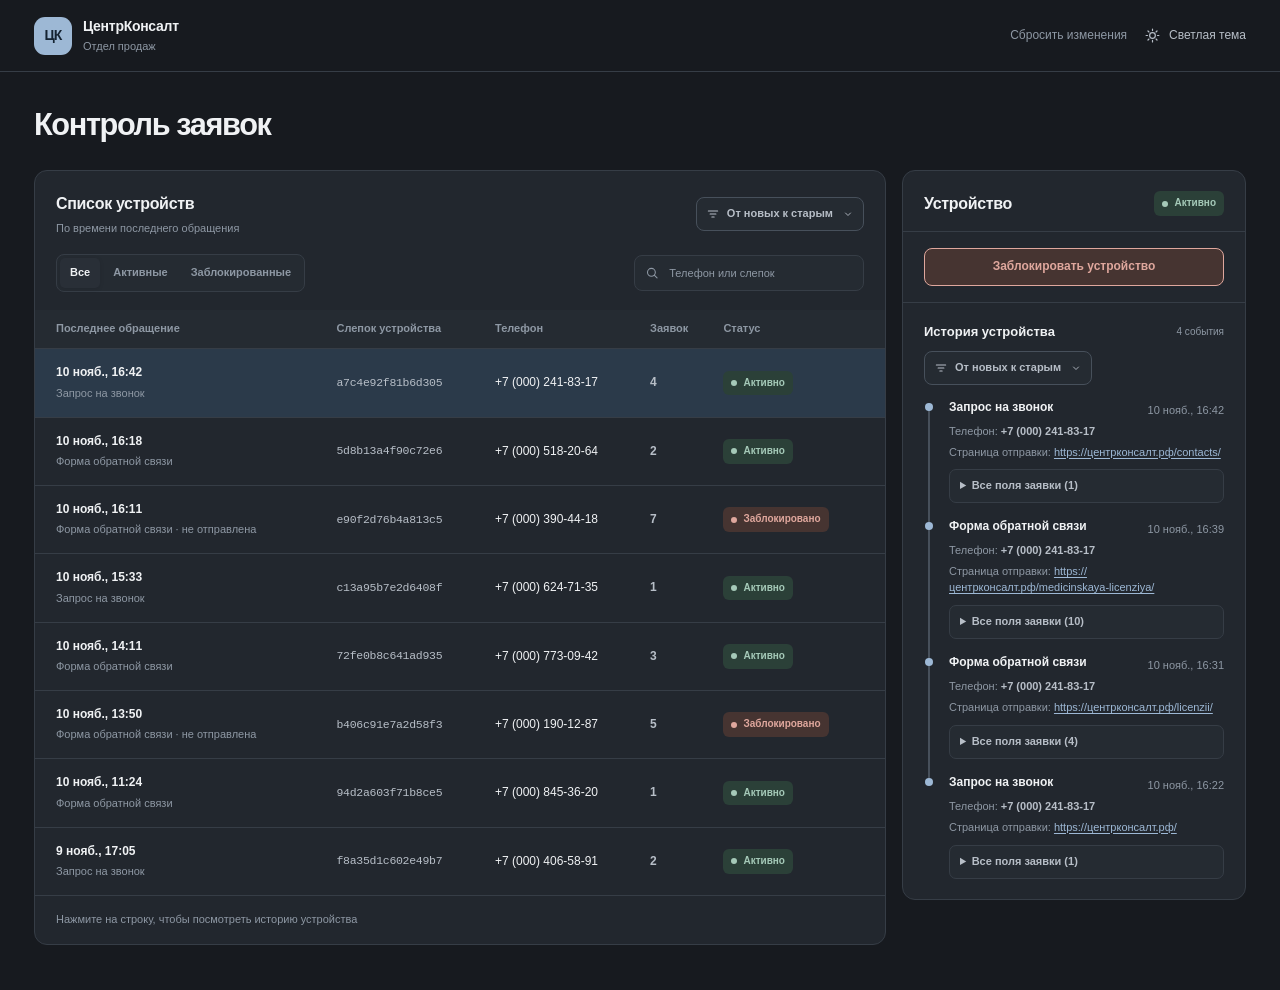
<file: index.html>
<!doctype html>
<html lang="ru">
  <head>
    <meta charset="UTF-8" />
    <meta name="viewport" content="width=device-width, initial-scale=1" />
    <meta name="color-scheme" content="dark light" />
    <meta name="description" content="Интерфейс отдела продаж ЦентрКонсалт для просмотра заявок и управления блокировками устройств." />
    <title>Устройства и заявки — ЦентрКонсалт</title>
    <link rel="stylesheet" href="./styles.css" />
    <script src="./app.js" defer></script>
  </head>
  <body data-theme="dark">
    <div class="app-shell">
      <div class="main-area">
        <header class="topbar">
          <div class="brand"><span class="brand-mark" aria-hidden="true">ЦК</span><span class="brand-copy"><strong>ЦентрКонсалт</strong><small>Отдел продаж</small></span></div>
          <div class="topbar-actions">
            <button id="resetChanges" class="text-button" type="button">Сбросить изменения</button>
            <button id="themeToggle" class="theme-button" type="button" aria-label="Включить светлую тему" aria-pressed="false">
              <svg class="theme-icon" viewBox="0 0 24 24" aria-hidden="true"><path d="M12 3v2M12 19v2M3 12h2M19 12h2M5.6 5.6 7 7M17 17l1.4 1.4M18.4 5.6 17 7M7 17l-1.4 1.4"/><circle cx="12" cy="12" r="4"/></svg>
              <span id="themeLabel">Светлая тема</span>
            </button>
          </div>
        </header>

        <main>
          <section id="devicesView" class="page-content" aria-labelledby="devicesTitle">
            <div class="page-heading">
              <div>
                <h1 id="devicesTitle">Контроль заявок</h1>
              </div>
            </div>

            <div class="workspace-grid">
              <section class="panel list-panel" aria-labelledby="listTitle">
                <div class="panel-heading">
                  <div><h2 id="listTitle">Список устройств</h2><p>По времени последнего обращения</p></div>
                  <details class="sort-control" id="deviceSortControl">
                    <summary aria-label="Порядок устройств">
                      <svg class="sort-icon" viewBox="0 0 24 24" aria-hidden="true"><path d="M4 7h16M7 12h10M10 17h4"/></svg>
                      <span id="deviceSortLabel">От новых к старым</span>
                      <svg class="sort-chevron" viewBox="0 0 24 24" aria-hidden="true"><path d="m7 10 5 5 5-5"/></svg>
                    </summary>
                    <div class="sort-options" aria-label="Порядок устройств">
                      <button type="button" data-device-sort="newest" aria-pressed="true">От новых к старым</button>
                      <button type="button" data-device-sort="oldest" aria-pressed="false">От старых к новым</button>
                    </div>
                  </details>
                </div>
                <div class="list-toolbar">
                  <div class="filter-tabs" role="group" aria-label="Фильтр по статусу">
                    <button class="filter-tab is-active" type="button" data-filter="all" aria-pressed="true">Все</button>
                    <button class="filter-tab" type="button" data-filter="active" aria-pressed="false">Активные</button>
                    <button class="filter-tab" type="button" data-filter="blocked" aria-pressed="false">Заблокированные</button>
                  </div>
                  <label class="search-field">
                    <svg viewBox="0 0 24 24" aria-hidden="true"><circle cx="10.8" cy="10.8" r="6.6"/><path d="m16 16 4.3 4.3"/></svg>
                    <input id="deviceSearch" type="search" autocomplete="off" placeholder="Телефон или слепок" aria-label="Поиск по телефону или слепку устройства" />
                  </label>
                </div>
                <div class="table-scroll">
                  <table class="device-table">
                    <thead><tr><th scope="col">Последнее обращение</th><th scope="col">Слепок устройства</th><th scope="col">Телефон</th><th scope="col">Заявок</th><th scope="col">Статус</th></tr></thead>
                    <tbody id="deviceRows"></tbody>
                  </table>
                </div>
                <div id="emptyState" class="empty-state" hidden><strong>Ничего не найдено</strong><span>Попробуйте другой телефон, слепок или фильтр.</span></div>
                <div class="table-footer">Нажмите на строку, чтобы посмотреть историю устройства</div>
              </section>

              <section class="panel detail-panel" id="deviceDetail" aria-label="Подробности устройства"></section>
            </div>
          </section>

        </main>
      </div>
    </div>

    <div id="modalBackdrop" class="modal-backdrop" hidden>
      <div class="dialog" role="dialog" aria-modal="true" aria-labelledby="modalTitle" aria-describedby="modalDescription">
        <div class="dialog-icon" id="modalIcon" aria-hidden="true"></div>
        <h2 id="modalTitle"></h2>
        <p id="modalDescription"></p>
        <form id="actionForm">
          <div id="reasonFields" class="reason-fields">
            <label for="blockReason">Причина блокировки</label>
            <select id="blockReason" name="reason">
              <option value="Частые повторные заявки">Частые повторные заявки</option>
              <option value="Некорректные контактные данные">Некорректные контактные данные</option>
              <option value="Другая причина">Другая причина</option>
            </select>
            <label for="reasonComment">Комментарий <span>(необязательно)</span></label>
            <textarea id="reasonComment" name="comment" rows="3" placeholder="Например, несколько одинаковых заявок за короткое время"></textarea>
          </div>
          <div class="dialog-actions"><button id="cancelAction" class="secondary-button" type="button">Отмена</button><button id="confirmAction" class="primary-button" type="submit"></button></div>
        </form>
      </div>
    </div>
    <div id="toast" class="toast" role="status" aria-live="polite"></div>
  </body>
</html>
</file>
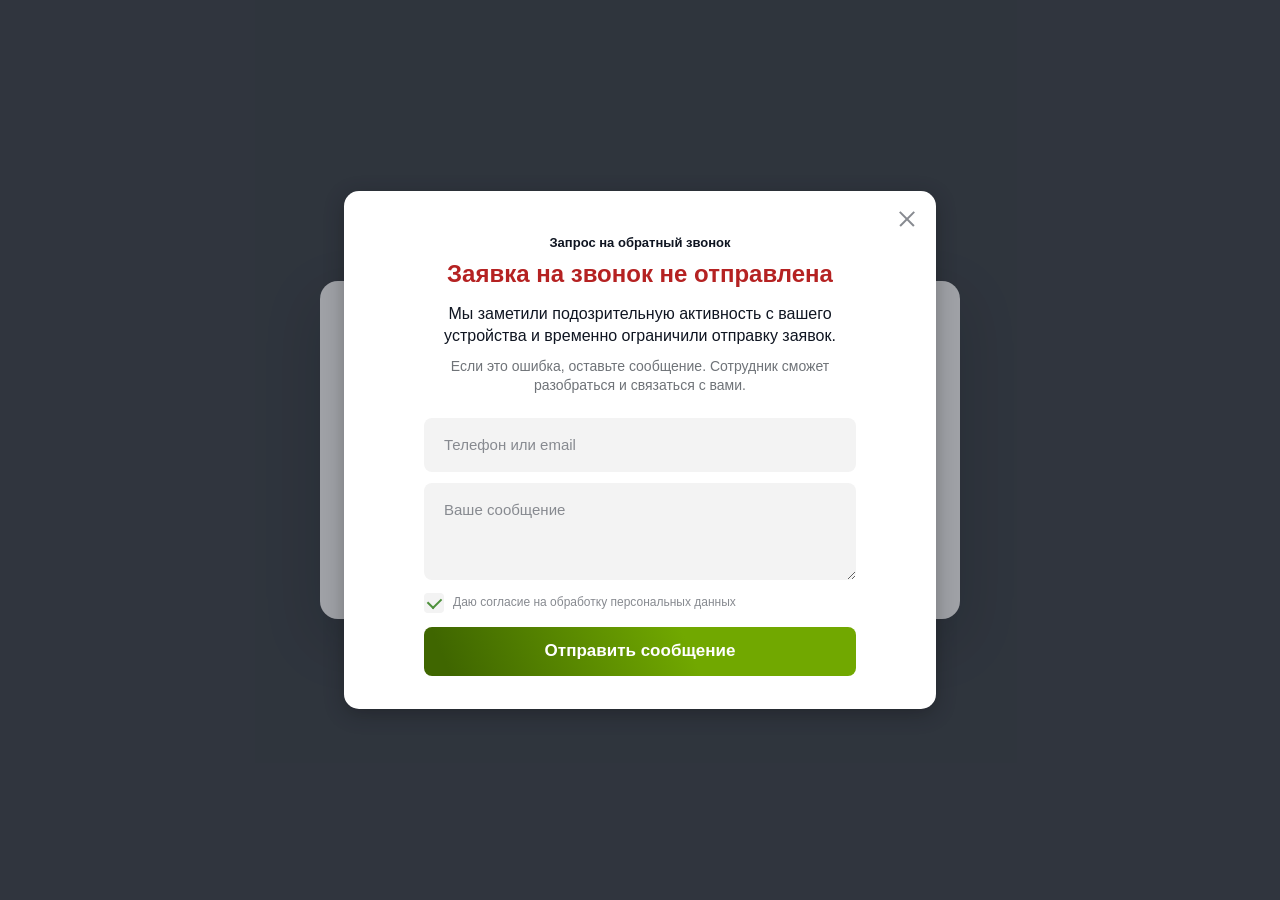
<file: visitor.html>
<!doctype html>
<html lang="ru">
  <head>
    <meta charset="UTF-8" />
    <meta name="viewport" content="width=device-width, initial-scale=1" />
    <meta name="description" content="Сообщение для посетителя при ограничении отправки заявки." />
    <title>Запрос на звонок — ЦентрКонсалт</title>
    <link rel="stylesheet" href="./styles.css" />
    <script src="./visitor.js" defer></script>
  </head>
  <body class="visitor-page">
    <main class="site-preview" aria-label="Форма для заблокированного посетителя">
      <div class="site-page-underlay" id="sitePageUnderlay" aria-hidden="true">
        <p class="site-page-eyebrow">Бесплатная консультация</p>
        <h1>Оставьте номер телефона,<br />и мы вам перезвоним</h1>
        <div class="site-page-input">+7 (___) ___-__-__</div>
        <button id="tryRequest" class="site-page-submit" type="button" tabindex="-1">Заказать звонок</button>
      </div>
      <div class="site-preview-overlay" id="visitorOverlay">
        <div class="site-modal" role="dialog" aria-modal="true" aria-labelledby="visitorModalTitle" aria-describedby="visitorModalDescription">
          <button id="closeVisitorModal" class="site-modal-close" type="button" aria-label="Закрыть окно"></button>
          <p class="site-modal-kicker">Запрос на обратный звонок</p>
          <h2 id="visitorModalTitle">Заявка на звонок не отправлена</h2>
          <p class="site-modal-warning" id="visitorModalDescription">Мы заметили подозрительную активность с вашего устройства и временно ограничили отправку заявок.</p>
          <p class="site-modal-intro">Если это ошибка, оставьте сообщение. Сотрудник сможет разобраться и связаться с вами.</p>
          <form id="visitorForm" class="visitor-form">
            <label class="visually-hidden" for="visitorContact">Телефон или email</label>
            <input id="visitorContact" name="contact" type="text" autocomplete="off" placeholder="Телефон или email" required />
            <label class="visually-hidden" for="visitorMessage">Сообщение</label>
            <textarea id="visitorMessage" name="message" rows="3" placeholder="Ваше сообщение" required></textarea>
            <label class="visitor-consent"><input id="visitorConsent" type="checkbox" checked required /><span class="visitor-consent-box" aria-hidden="true"></span><span>Даю согласие на обработку персональных данных</span></label>
            <button class="visitor-submit" type="submit">Отправить сообщение</button>
            <div id="visitorFormFeedback" class="form-feedback" role="status" hidden></div>
          </form>
        </div>
      </div>
    </main>
  </body>
</html>
</file>
<file: styles.css>
:root {
  font-family: "Segoe UI", "Twemoji Country Flags", Arial, sans-serif;
  font-synthesis: none;
  color-scheme: dark;
  --page: #171a1f;
  --surface: #22272e;
  --surface-raised: #292f37;
  --surface-soft: #252b32;
  --border: #363d46;
  --border-strong: #47505b;
  --text: #f0f2f4;
  --text-soft: #b7bec7;
  --text-muted: #8e98a4;
  --accent: #9db8d5;
  --accent-bg: #2b3a4a;
  --accent-button: #9db8d5;
  --accent-button-text: #152332;
  --green: #a5c9b8;
  --green-bg: #2b4038;
  --red: #dfa79d;
  --red-bg: #463431;
  --timeline-red: #e08179;
  --shadow: 0 22px 60px rgba(0, 0, 0, .28);
}

body[data-theme="light"] {
  color-scheme: light;
  --page: #f3f5f7;
  --surface: #ffffff;
  --surface-raised: #f7f9fb;
  --surface-soft: #f4f6f8;
  --border: #dce2e8;
  --border-strong: #c5cdd6;
  --text: #202932;
  --text-soft: #53616e;
  --text-muted: #6f7e8b;
  --accent: #355f87;
  --accent-bg: #e7eff7;
  --accent-button: #355f87;
  --accent-button-text: #ffffff;
  --green: #2d7659;
  --green-bg: #e4f1e9;
  --red: #a84e45;
  --red-bg: #faebe8;
  --timeline-red: #b52222;
  --shadow: 0 22px 60px rgba(32, 45, 57, .15);
}

* { box-sizing: border-box; }
html { min-width: 320px; }
body { margin: 0; min-width: 320px; background: var(--page); color: var(--text); font-size: 14px; line-height: 1.45; }
button, input, textarea, select { font: inherit; }
button { cursor: pointer; }
button:disabled { cursor: not-allowed; opacity: .6; }
button:focus-visible, input:focus-visible, textarea:focus-visible, select:focus-visible, tr:focus-visible { outline: 2px solid var(--accent); outline-offset: 3px; }
[hidden] { display: none !important; }

.app-shell { min-height: 100vh; }
.brand { display: flex; align-items: center; gap: 11px; min-width: 0; }
.brand-mark { display: grid; place-items: center; flex: 0 0 38px; height: 38px; border-radius: 11px; background: var(--accent); color: var(--accent-button-text); font-size: 14px; font-weight: 800; letter-spacing: -.07em; }
.brand-copy { display: flex; flex-direction: column; line-height: 1.2; min-width: 0; }
.brand-copy strong { font-size: 14px; letter-spacing: -.02em; }
.brand-copy small { margin-top: 5px; color: var(--text-muted); font-size: 11px; white-space: nowrap; }
.text-button { padding: 8px 0; border: 0; background: none; color: var(--text-muted); text-align: left; font-size: 12px; white-space: nowrap; }
.text-button:hover { color: var(--text); text-decoration: underline; }

.main-area { min-width: 0; }
.topbar { display: flex; align-items: center; justify-content: space-between; gap: 18px; height: 72px; padding: 0 34px; border-bottom: 1px solid var(--border); background: var(--page); }
.topbar-actions { display: flex; align-items: center; gap: 17px; }
.theme-button { display: inline-flex; align-items: center; gap: 8px; padding: 7px 0; border: 0; background: none; color: var(--text-soft); font-size: 12px; white-space: nowrap; }
.theme-button:hover { color: var(--text); }
.theme-icon { width: 17px; height: 17px; fill: none; stroke: currentColor; stroke-width: 1.7; stroke-linecap: round; }
.page-content { width: min(100%, 1800px); margin: 0 auto; padding: 35px 34px 45px; }
.page-heading { display: flex; justify-content: space-between; align-items: end; gap: 20px; margin-bottom: 28px; }
h1, h2, h3, p { overflow-wrap: break-word; }
h1 { margin: 0; font-size: clamp(25px, 2.4vw, 33px); line-height: 1.15; letter-spacing: -.045em; }

.workspace-grid { display: grid; grid-template-columns: minmax(0, 1fr) 344px; align-items: start; gap: 16px; }
.panel { min-width: 0; border: 1px solid var(--border); border-radius: 13px; background: var(--surface); }
.panel-heading { display: flex; justify-content: space-between; align-items: center; gap: 15px; padding: 21px 21px 18px; }
.panel-heading h2 { margin: 0; font-size: 16px; letter-spacing: -.02em; }
.panel-heading p { margin: 5px 0 0; color: var(--text-muted); font-size: 11px; }
.sort-control { position: relative; z-index: 2; flex: 0 0 auto; }
.sort-control summary { display: flex; align-items: center; gap: 7px; min-height: 34px; padding: 7px 9px; border: 1px solid var(--border-strong); border-radius: 8px; background: var(--surface-soft); color: var(--text-soft); font-size: 11px; font-weight: 600; white-space: nowrap; list-style: none; cursor: pointer; }
.sort-control summary::-webkit-details-marker { display: none; }
.sort-control summary:hover, .sort-control[open] summary { border-color: var(--accent); color: var(--text); }
.sort-control svg { width: 14px; height: 14px; flex: 0 0 14px; fill: none; stroke: currentColor; stroke-width: 1.8; stroke-linecap: round; stroke-linejoin: round; }
.sort-control .sort-chevron { width: 12px; height: 12px; flex-basis: 12px; margin-left: 2px; }
.sort-control[open] .sort-chevron { transform: rotate(180deg); }
.sort-options { position: absolute; top: calc(100% + 6px); right: 0; display: grid; gap: 5px; min-width: 100%; padding: 6px; border: none; border-radius: 9px; background: var(--surface); box-shadow: var(--shadow); }
.sort-options button { width: 100%; padding: 8px 9px; border: none; border-radius: 6px; background: var(--surface-soft); color: var(--text-soft); font-size: 11px; text-align: left; white-space: nowrap; }
.sort-options button:hover, .sort-options button[aria-pressed="true"] { border-color: var(--accent); background: var(--accent-bg); color: var(--text); }
.list-toolbar { display: flex; flex-wrap: wrap; align-items: center; justify-content: space-between; gap: 12px; padding: 0 21px 18px; }
.filter-tabs { display: inline-flex; gap: 3px; padding: 3px; border: 1px solid var(--border); border-radius: 8px; background: var(--surface-soft); }
.filter-tab { padding: 7px 10px; border: 0; border-radius: 5px; background: transparent; color: var(--text-muted); font-size: 11px; font-weight: 600; white-space: nowrap; }
.filter-tab:hover { color: var(--text); }
.filter-tab.is-active { background: var(--surface-raised); color: var(--text); box-shadow: 0 1px 4px rgba(0, 0, 0, .1); }
.search-field { display: flex; align-items: center; gap: 8px; width: min(100%, 230px); padding: 0 10px; border: 1px solid var(--border); border-radius: 8px; background: var(--surface-soft); color: var(--text-muted); }
.search-field:focus-within { border-color: var(--accent); }
.search-field svg { width: 16px; height: 16px; fill: none; stroke: currentColor; stroke-width: 1.8; stroke-linecap: round; }
.search-field input { width: 100%; height: 34px; border: 0; outline: 0; background: none; color: var(--text); font-size: 11px; }
.search-field input::placeholder { color: var(--text-muted); }
.table-scroll { max-width: 100%; overflow-x: auto; }
.device-table { width: 100%; border-collapse: collapse; text-align: left; }
.device-table thead { background: var(--surface-soft); }
.device-table th { padding: 11px 10px; color: var(--text-muted); font-size: 11px; font-weight: 700; white-space: nowrap; }
.device-table th:first-child, .device-table td:first-child { padding-left: 21px; }
.device-table th:last-child, .device-table td:last-child { padding-right: 21px; }
.device-table tbody tr { border-top: 1px solid var(--border); cursor: pointer; }
.device-table tbody tr:hover { background: var(--surface-raised); }
.device-table tbody tr.is-selected { background: var(--accent-bg); }
.device-table td { padding: 15px 10px; font-size: 12px; white-space: nowrap; }
.cell-primary { display: block; color: var(--text); font-size: 12px; font-weight: 650; }
.cell-secondary { display: block; margin-top: 4px; color: var(--text-muted); font-size: 11px; }
.fingerprint { color: var(--text-soft); font-family: ui-monospace, Consolas, monospace; font-size: 11.5px; letter-spacing: -.025em; }
.muted-dash { color: var(--text-muted); }
.count-cell { color: var(--text-soft); font-weight: 600; }
.status { display: inline-flex; align-items: center; gap: 6px; padding: 5px 8px; border-radius: 6px; font-size: 10px; font-weight: 700; white-space: nowrap; }
.status::before { content: ""; width: 6px; height: 6px; border-radius: 50%; background: currentColor; }
.status.active { background: var(--green-bg); color: var(--green); }
.status.blocked { background: var(--red-bg); color: var(--red); }
.table-footer { padding: 16px 21px; border-top: 1px solid var(--border); color: var(--text-muted); font-size: 11px; }
.empty-state { display: flex; flex-direction: column; align-items: center; gap: 5px; padding: 55px 20px; color: var(--text-muted); font-size: 12px; text-align: center; }
.empty-state strong { color: var(--text); font-size: 14px; }

.detail-panel { overflow: hidden; }
.detail-header { display: flex; justify-content: space-between; align-items: center; gap: 10px; padding: 20px 21px 15px; border-bottom: 1px solid var(--border); }
.detail-header h2 { margin: 0; font-size: 16px; letter-spacing: -.02em; }
.detail-empty { padding: 22px 21px; }
.detail-empty h2 { margin: 0 0 6px; font-size: 16px; }
.detail-empty p { margin: 0; color: var(--text-muted); font-size: 12px; }
.detail-actions { padding: 16px 21px; border-bottom: 1px solid var(--border); }
.detail-history { padding: 20px 21px; }
.primary-button, .secondary-button { display: inline-flex; align-items: center; justify-content: center; gap: 9px; min-height: 38px; padding: 9px 14px; border-radius: 8px; font-size: 12px; font-weight: 700; }
.primary-button { border: 1px solid var(--accent-button); background: var(--accent-button); color: var(--accent-button-text); }
.primary-button:hover { filter: brightness(1.08); }
.secondary-button { border: 1px solid var(--border-strong); background: var(--surface-raised); color: var(--text); }
.secondary-button:hover { border-color: var(--text-muted); }
.action-button { width: 100%; }
.action-button.block { border-color: var(--red); background: var(--red-bg); color: var(--red); }
.action-button.block:hover { filter: brightness(1.13); }
.history-heading { display: flex; align-items: center; justify-content: space-between; gap: 8px; margin-bottom: 16px; }
.history-heading h3 { margin: 0; font-size: 13px; }
.history-heading span { color: var(--text-muted); font-size: 10px; }
.history-sort { width: fit-content; margin: -7px 0 18px; }
.history-list { display: grid; gap: 0; }
.history-item { position: relative; padding: 0 0 19px 19px; border-left: 2px solid var(--border-strong); margin-left: 4px; }
.history-item.line-red { border-left-color: var(--timeline-red); }
.history-item.line-green { border-left-color: var(--green); }
.history-item.line-break { border-left-color: transparent; }
.history-item:last-child { padding-bottom: 0; border-left-color: transparent; }
.history-item::before { position: absolute; top: 0; left: -5px; width: 8px; height: 8px; border-radius: 50%; background: var(--accent); content: ""; }
.history-item.is-block-event::before, .history-item.is-rejected::before { background: var(--timeline-red); }
.history-item.is-unblock-event::before { background: var(--green); }
.history-item.is-block-event .history-item-top strong, .history-item.is-rejected .history-item-top strong { color: var(--timeline-red); }
.history-item.is-unblock-event .history-item-top strong { color: var(--green); }
.history-item-top { display: flex; justify-content: space-between; gap: 8px; }
.history-item-top strong { color: var(--text); font-size: 12px; line-height: 8px; }
.history-item-top time { color: var(--text-muted); font-size: 11px; white-space: nowrap; }
.history-title { display: grid; gap: 3px; }
.history-result { color: var(--timeline-red); font-size: 10px; font-weight: 650; }
.history-item p { margin: 5px 0 0; color: var(--text-muted); font-size: 11px; line-height: 1.45; }
.history-item p b { color: var(--text-soft); font-weight: 600; }
.history-page a { color: var(--accent); text-decoration: underline; text-underline-offset: 2px; overflow-wrap: anywhere; }
.history-page a:hover { color: var(--text); }
.history-fields { margin-top: 9px; border: 1px solid var(--border); border-radius: 7px; background: var(--surface-soft); }
.history-fields summary { padding: 8px 10px; color: var(--text-soft); font-size: 11px; font-weight: 650; cursor: pointer; }
.history-fields summary:hover { color: var(--text); }
.history-fields dl { display: grid; gap: 0; margin: 0; padding: 0 10px 5px; }
.history-fields dl > div { display: grid; grid-template-columns: minmax(90px, 38%) minmax(0, 1fr); gap: 8px; padding: 7px 0; border-top: 1px solid var(--border); font-size: 11px; line-height: 1.4; }
.history-fields dt { color: var(--text-muted); overflow-wrap: anywhere; }
.history-fields dd { min-width: 0; margin: 0; color: var(--text); overflow-wrap: anywhere; }

.visitor-page { background: #454b51; color: #0f1521; }
.visitor-page .site-preview { display: grid; place-items: center; min-height: 100vh; padding: 24px; border: 0; border-radius: 0; background: #454b51; box-shadow: none; }
.visitor-page .site-page-underlay { width: min(100%, 640px); min-height: 0; padding: 48px clamp(24px, 6vw, 64px); border-radius: 18px; background: #fff; box-shadow: 0 20px 55px rgba(10, 15, 20, .2); text-align: center; }
.visitor-page .site-page-input { margin: 0 auto; }
.visitor-page .site-page-submit { width: min(100%, 320px); }
.visitor-page .site-preview-overlay { position: fixed; background: rgba(15, 21, 33, .4); }
.site-preview { position: relative; min-height: 690px; overflow: hidden; border: 1px solid var(--border-strong); border-radius: 13px; background: #fff; color: #0f1521; box-shadow: var(--shadow); font-family: "Source Sans Pro", "Segoe UI", Arial, sans-serif; }
.site-page-underlay { min-height: 690px; padding: 88px 55px; background: linear-gradient(145deg, #fff 48%, #f4f7f2 100%); }
.site-page-eyebrow { margin: 0 0 9px; color: #4e913c; font-size: 14px; font-weight: 700; }
.site-page-underlay h1 { max-width: 440px; margin: 0 0 28px; color: #0f1521; font-size: 29px; line-height: 1.18; }
.site-page-input { width: min(100%, 320px); padding: 16px 20px; border-radius: 8px; background: #f3f3f3; color: #9a9da1; font-size: 15px; }
.site-page-submit { min-width: 220px; margin-top: 12px; padding: 14px 20px; border: 0; border-radius: 8px; background: linear-gradient(246.58deg, #71a800 38.68%, #3f6600 94.02%); color: #fff; font-size: 16px; font-weight: 700; }
.site-preview-overlay { position: absolute; z-index: 1; inset: 0; display: flex; align-items: center; justify-content: center; overflow-y: auto; padding: 24px; background: #0f152180; }
.site-modal { position: relative; width: min(100%, 592px); margin: auto; padding: 43px clamp(24px, 8%, 80px) 33px; border-radius: 15px; background: #fff; box-shadow: 0 5px 20px rgba(0, 0, 0, .27); text-align: center; }
.site-modal-close { position: absolute; top: 16px; right: 17px; width: 24px; height: 24px; padding: 0; border: 0; background: transparent; color: #878a90; }
.site-modal-close::before, .site-modal-close::after { position: absolute; top: 11px; left: 2px; width: 20px; height: 1.5px; background: currentColor; content: ""; }
.site-modal-close::before { transform: rotate(45deg); }
.site-modal-close::after { transform: rotate(-45deg); }
.site-modal-close:hover { color: #0f1521; }
.site-modal-kicker { margin: 0 0 7px; color: #0f1521; font-size: 13px; font-weight: 600; }
.site-modal h2 { margin: 0; color: #b52222; font-size: 24px; line-height: 1.18; font-weight: 700; }
.site-modal-warning { margin: 15px 0 10px; color: #0f1521; font-size: 16px; line-height: 1.35; font-weight: 300; }
.site-modal-intro { margin: 0 0 22px; color: #6f7378; font-size: 14px; line-height: 1.4; font-weight: 300; }
.visitor-form { display: grid; gap: 11px; text-align: left; }
.visitor-form input[type="text"], .visitor-form textarea { display: block; width: 100%; min-width: 0; padding: 16px 20px; border: 0; border-radius: 8px; outline: 0; background: #f3f3f3; color: #0f1521; font-size: 15px; font-weight: 400; }
.visitor-form textarea { min-height: 95px; resize: vertical; }
.visitor-form input[type="text"]:focus, .visitor-form textarea:focus { box-shadow: 0 0 0 2px #88b23f; }
.visitor-form input::placeholder, .visitor-form textarea::placeholder { color: #878a90; }
.visitor-consent { display: flex; align-items: center; gap: 9px; margin: 2px 0 3px; color: #878a90; font-size: 12px; line-height: 1.3; font-weight: 300; cursor: pointer; }
.visitor-consent input { position: absolute; width: 20px; height: 20px; opacity: 0; }
.visitor-consent-box { display: grid; place-items: center; flex: 0 0 20px; width: 20px; height: 20px; border-radius: 4px; background: #f3f3f3; }
.visitor-consent input:checked + .visitor-consent-box::after { width: 11px; height: 7px; margin-top: -2px; border-bottom: 2px solid #4e913c; border-left: 2px solid #4e913c; transform: rotate(-45deg); content: ""; }
.visitor-consent input:focus-visible + .visitor-consent-box { outline: 2px solid #4e913c; outline-offset: 2px; }
.visitor-submit { width: 100%; min-height: 49px; padding: 11px 16px; border: 0; border-radius: 8px; background: linear-gradient(246.58deg, #71a800 38.68%, #3f6600 94.02%); color: #fff; font-size: 17px; font-weight: 700; text-align: center; }
.visitor-submit:hover, .site-page-submit:hover { filter: brightness(1.08); }
.form-feedback { padding: 10px 12px; border-radius: 6px; background: #e9f2ec; color: #316b4d; font-size: 12px; line-height: 1.4; text-align: center; }
.visually-hidden { position: absolute; width: 1px; height: 1px; padding: 0; margin: -1px; overflow: hidden; clip: rect(0, 0, 0, 0); white-space: nowrap; border: 0; }

.modal-backdrop { position: fixed; z-index: 20; inset: 0; display: grid; place-items: center; padding: 20px; background: rgba(7, 10, 13, .72); }
.dialog { width: min(100%, 430px); padding: 26px; border: 1px solid var(--border-strong); border-radius: 15px; background: var(--surface); box-shadow: var(--shadow); }
.dialog-icon { display: grid; place-items: center; width: 38px; height: 38px; margin-bottom: 17px; border-radius: 9px; background: var(--red-bg); color: var(--red); font-size: 20px; }
.dialog-icon.unblock { background: var(--green-bg); color: var(--green); }
.dialog h2 { margin: 0; font-size: 19px; letter-spacing: -.03em; }
.dialog > p { margin: 9px 0 20px; color: var(--text-muted); font-size: 12px; line-height: 1.6; }
.reason-fields { display: grid; gap: 7px; }
.reason-fields label { color: var(--text-soft); font-size: 11px; font-weight: 700; }
.reason-fields label span { color: var(--text-muted); font-weight: 400; }
.reason-fields select, .reason-fields textarea { width: 100%; margin-bottom: 9px; padding: 10px 11px; border: 1px solid var(--border-strong); border-radius: 7px; background: var(--surface-soft); color: var(--text); font-size: 12px; }
.reason-fields textarea { min-height: 75px; resize: vertical; }
.dialog-actions { display: flex; justify-content: flex-end; gap: 9px; margin-top: 13px; }
.toast { position: fixed; z-index: 30; right: 24px; bottom: 24px; max-width: min(360px, calc(100vw - 48px)); padding: 11px 15px; border: 1px solid var(--border-strong); border-radius: 9px; background: var(--surface-raised); color: var(--text); box-shadow: var(--shadow); font-size: 12px; opacity: 0; transform: translateY(12px); pointer-events: none; transition: opacity .2s, transform .2s; }
.toast.is-visible { opacity: 1; transform: translateY(0); }

@media (max-width: 1150px) {
  .workspace-grid { grid-template-columns: minmax(0, 1fr); }
}
@media (max-width: 850px) {
  .topbar { padding: 0 18px; }
  .page-content { padding: 25px 18px 38px; }
}
@media (max-width: 600px) {
  .topbar { height: auto; min-height: 66px; padding: 12px 18px; flex-wrap: wrap; }
  .topbar-actions { gap: 14px; }
  .theme-button span { display: none; }
  .page-heading { align-items: start; flex-direction: column; gap: 10px; }
  .panel-heading { flex-wrap: wrap; }
  .list-toolbar { align-items: stretch; }
  .filter-tabs { width: 100%; }
  .filter-tab { flex: 1; }
  .search-field { width: 100%; }
  .device-table, .device-table tbody { display: block; width: 100%; }
  .device-table thead { display: none; }
  .device-table tbody { padding: 0 12px 12px; }
  .device-table tbody tr { display: grid; grid-template-columns: 1fr 1fr; gap: 11px 8px; margin-bottom: 9px; padding: 13px; border: 1px solid var(--border); border-radius: 9px; }
  .device-table tbody tr:last-child { margin-bottom: 0; }
  .device-table td, .device-table td:first-child, .device-table td:last-child { min-width: 0; padding: 0; white-space: normal; }
  .device-table td::before { display: block; margin-bottom: 4px; color: var(--text-muted); font-size: 10px; font-weight: 600; content: attr(data-label); }
  .device-table td:first-child { grid-column: 1; grid-row: 1; }
  .device-table td:first-child::before, .device-table td:last-child::before { display: none; }
  .device-table td:nth-child(2) { grid-column: 1 / -1; }
  .device-table td:nth-child(5) { grid-column: 2; grid-row: 1; justify-self: end; }
  .visitor-page .site-preview { min-height: 100vh; padding: 16px; }
  .visitor-page .site-page-underlay { padding: 34px 22px; }
  .site-preview-overlay { padding: 15px; }
  .site-modal { padding: 41px 21px 25px; }
  .site-modal h2 { font-size: 21px; }
  .site-modal-warning { font-size: 14px; }
}
@media (prefers-reduced-motion: reduce) { *, *::before, *::after { scroll-behavior: auto !important; transition-duration: .01ms !important; animation-duration: .01ms !important; } }
</file>
